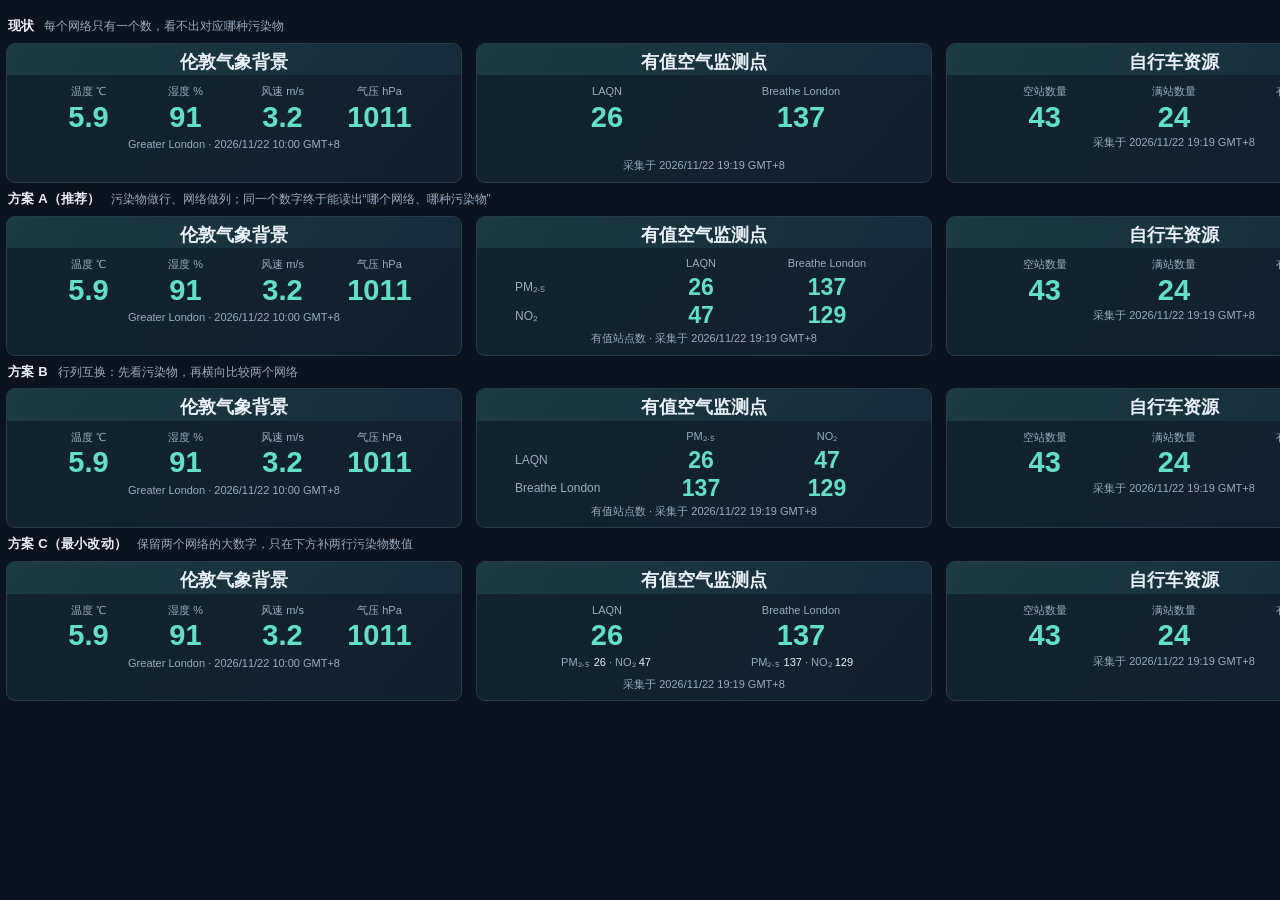
<file: docs/proposals/air-kpi-options.html>
<!doctype html>
<html lang="zh-CN">
<head>
<meta charset="utf-8">
<title>有值空气监测点卡片 · 改版对比</title>
<style>
  :root { color-scheme: dark; --bg:#0b131e; --line:#283b4e; --muted:#98aabd; --ink:#e9f0f8; --accent:#63dfc6;
    --panel-heading-background: linear-gradient(125deg, #1b3c40, #172b3b); }
  * { box-sizing: border-box; }
  body { margin:0; background:var(--bg); color:var(--ink); font-size:14px; line-height:1.6;
    font-family: Inter, "Segoe UI", "Microsoft YaHei", sans-serif; }
  .wrap { width:1878px; padding:10px 6px 18px; }
  .variant-label { display:flex; align-items:baseline; gap:10px; margin:6px 2px 6px; }
  .variant-label b { font-size:13px; color:var(--ink); font-weight:600; letter-spacing:.2px; }
  .variant-label span { font-size:12px; color:var(--muted); }
  .city-kpis { display:grid; grid-template-columns:repeat(4,minmax(0,1fr)); gap:14px; }
  .city-kpi { --kpi-padding-block:7px; --kpi-padding-inline:14px; height:140px; display:flex;
    flex-direction:column; align-items:center; text-align:center; border:1px solid var(--line);
    border-radius:9px; background:linear-gradient(130deg,#19343b80,#12202e);
    padding:0 var(--kpi-padding-inline) var(--kpi-padding-block); overflow:hidden; }
  .city-kpi > h2 { align-self:stretch; margin:0 calc(-1 * var(--kpi-padding-inline)) 8px;
    padding:var(--kpi-padding-block) var(--kpi-padding-inline) 2px; font-size:18px; font-weight:700;
    line-height:1.25; background:var(--panel-heading-background); }
  .city-kpi strong { display:block; font-size:29px; font-weight:550; color:var(--accent);
    font-variant-numeric:tabular-nums; line-height:1.15; }
  .city-kpi small { display:block; font-size:11px; color:var(--muted); max-width:100%;
    white-space:nowrap; overflow:hidden; text-overflow:ellipsis; }
  .city-kpi-metrics { display:grid; grid-auto-flow:column; grid-auto-columns:minmax(0,1fr);
    align-items:end; gap:4px; width:100%; max-width:24rem; }
  .city-kpi-metrics small { font-size:11px; }
  .weather-note { margin-top:2px; }
  /* ---- proposed matrix ---- */
  .air-matrix { display:grid; width:100%; max-width:24rem; align-items:center;
    grid-template-columns:minmax(0,1.1fr) minmax(0,.95fr) minmax(0,1.15fr); row-gap:2px; }
  .air-matrix .col { font-size:11px; color:var(--muted); line-height:1.35; padding-bottom:1px; }
  .air-matrix .rowlab { font-size:12px; color:var(--muted); line-height:1; text-align:left; padding-left:3px; }
  .air-matrix strong { font-size:23px; }
  .air-matrix .na { font-size:20px; color:#5e7286; }
  .air-foot { margin-top:auto; }
  .current-metric { margin-top:auto; }
  /* variant C: keep big network numbers, add two pollutant sub-counts */
  .air-subs { display:grid; grid-auto-flow:column; grid-auto-columns:minmax(0,1fr); gap:8px;
    width:100%; max-width:24rem; margin-top:2px; font-size:11px; color:var(--muted); line-height:1.3; }
  .air-subs b { color:var(--ink); font-weight:500; }
</style>
</head>
<body>
<div class="wrap">

  <div class="variant-label"><b>现状</b><span>每个网络只有一个数，看不出对应哪种污染物</span></div>
  <div class="city-kpis">
    <section class="city-kpi">
      <h2>伦敦气象背景</h2>
      <div class="city-kpi-metrics">
        <div><small>温度 ℃</small><strong>5.9</strong></div>
        <div><small>湿度 %</small><strong>91</strong></div>
        <div><small>风速 m/s</small><strong>3.2</strong></div>
        <div><small>气压 hPa</small><strong>1011</strong></div>
      </div>
      <small class="weather-note">Greater London · 2026/11/22 10:00 GMT+8</small>
    </section>
    <section class="city-kpi">
      <h2>有值空气监测点</h2>
      <div class="city-kpi-metrics">
        <div><small>LAQN</small><strong>26</strong></div>
        <div><small>Breathe London</small><strong>137</strong></div>
      </div>
      <small class="current-metric">采集于 2026/11/22 19:19 GMT+8</small>
    </section>
    <section class="city-kpi">
      <h2>自行车资源</h2>
      <div class="city-kpi-metrics">
        <div><small>空站数量</small><strong>43</strong></div>
        <div><small>满站数量</small><strong>24</strong></div>
        <div><small>有车有空位</small><strong>733</strong></div>
      </div>
      <small>采集于 2026/11/22 19:19 GMT+8</small>
    </section>
    <section class="city-kpi">
      <h2>道路事件</h2>
      <strong>112</strong>
      <small>采集于 2026/11/22 19:19 GMT+8</small>
    </section>
  </div>

  <div class="variant-label"><b>方案 A（推荐）</b><span>污染物做行、网络做列；同一个数字终于能读出“哪个网络、哪种污染物”</span></div>
  <div class="city-kpis">
    <section class="city-kpi">
      <h2>伦敦气象背景</h2>
      <div class="city-kpi-metrics">
        <div><small>温度 ℃</small><strong>5.9</strong></div>
        <div><small>湿度 %</small><strong>91</strong></div>
        <div><small>风速 m/s</small><strong>3.2</strong></div>
        <div><small>气压 hPa</small><strong>1011</strong></div>
      </div>
      <small class="weather-note">Greater London · 2026/11/22 10:00 GMT+8</small>
    </section>
    <section class="city-kpi">
      <h2>有值空气监测点</h2>
      <div class="air-matrix" role="table" aria-label="各污染物有值站点数">
        <span></span><span class="col">LAQN</span><span class="col">Breathe London</span>
        <span class="rowlab">PM₂.₅</span><strong>26</strong><strong>137</strong>
        <span class="rowlab">NO₂</span><strong>47</strong><strong>129</strong>
      </div>
      <small class="air-foot">有值站点数 · 采集于 2026/11/22 19:19 GMT+8</small>
    </section>
    <section class="city-kpi">
      <h2>自行车资源</h2>
      <div class="city-kpi-metrics">
        <div><small>空站数量</small><strong>43</strong></div>
        <div><small>满站数量</small><strong>24</strong></div>
        <div><small>有车有空位</small><strong>733</strong></div>
      </div>
      <small>采集于 2026/11/22 19:19 GMT+8</small>
    </section>
    <section class="city-kpi">
      <h2>道路事件</h2>
      <strong>112</strong>
      <small>采集于 2026/11/22 19:19 GMT+8</small>
    </section>
  </div>

  <div class="variant-label"><b>方案 B</b><span>行列互换：先看污染物，再横向比较两个网络</span></div>
  <div class="city-kpis">
    <section class="city-kpi">
      <h2>伦敦气象背景</h2>
      <div class="city-kpi-metrics">
        <div><small>温度 ℃</small><strong>5.9</strong></div>
        <div><small>湿度 %</small><strong>91</strong></div>
        <div><small>风速 m/s</small><strong>3.2</strong></div>
        <div><small>气压 hPa</small><strong>1011</strong></div>
      </div>
      <small class="weather-note">Greater London · 2026/11/22 10:00 GMT+8</small>
    </section>
    <section class="city-kpi">
      <h2>有值空气监测点</h2>
      <div class="air-matrix" role="table" aria-label="各污染物有值站点数">
        <span></span><span class="col">PM₂.₅</span><span class="col">NO₂</span>
        <span class="rowlab">LAQN</span><strong>26</strong><strong>47</strong>
        <span class="rowlab">Breathe London</span><strong>137</strong><strong>129</strong>
      </div>
      <small class="air-foot">有值站点数 · 采集于 2026/11/22 19:19 GMT+8</small>
    </section>
    <section class="city-kpi">
      <h2>自行车资源</h2>
      <div class="city-kpi-metrics">
        <div><small>空站数量</small><strong>43</strong></div>
        <div><small>满站数量</small><strong>24</strong></div>
        <div><small>有车有空位</small><strong>733</strong></div>
      </div>
      <small>采集于 2026/11/22 19:19 GMT+8</small>
    </section>
    <section class="city-kpi">
      <h2>道路事件</h2>
      <strong>112</strong>
      <small>采集于 2026/11/22 19:19 GMT+8</small>
    </section>
  </div>

  <div class="variant-label"><b>方案 C（最小改动）</b><span>保留两个网络的大数字，只在下方补两行污染物数值</span></div>
  <div class="city-kpis">
    <section class="city-kpi">
      <h2>伦敦气象背景</h2>
      <div class="city-kpi-metrics">
        <div><small>温度 ℃</small><strong>5.9</strong></div>
        <div><small>湿度 %</small><strong>91</strong></div>
        <div><small>风速 m/s</small><strong>3.2</strong></div>
        <div><small>气压 hPa</small><strong>1011</strong></div>
      </div>
      <small class="weather-note">Greater London · 2026/11/22 10:00 GMT+8</small>
    </section>
    <section class="city-kpi">
      <h2>有值空气监测点</h2>
      <div class="city-kpi-metrics" style="max-width:24rem">
        <div><small>LAQN</small><strong>26</strong></div>
        <div><small>Breathe London</small><strong>137</strong></div>
      </div>
      <div class="air-subs">
        <span>PM₂.₅ <b>26</b> · NO₂ <b>47</b></span>
        <span>PM₂.₅ <b>137</b> · NO₂ <b>129</b></span>
      </div>
      <small class="air-foot">采集于 2026/11/22 19:19 GMT+8</small>
    </section>
    <section class="city-kpi">
      <h2>自行车资源</h2>
      <div class="city-kpi-metrics">
        <div><small>空站数量</small><strong>43</strong></div>
        <div><small>满站数量</small><strong>24</strong></div>
        <div><small>有车有空位</small><strong>733</strong></div>
      </div>
      <small>采集于 2026/11/22 19:19 GMT+8</small>
    </section>
    <section class="city-kpi">
      <h2>道路事件</h2>
      <strong>112</strong>
      <small>采集于 2026/11/22 19:19 GMT+8</small>
    </section>
  </div>

</div>
</body>
</html>
</file>
